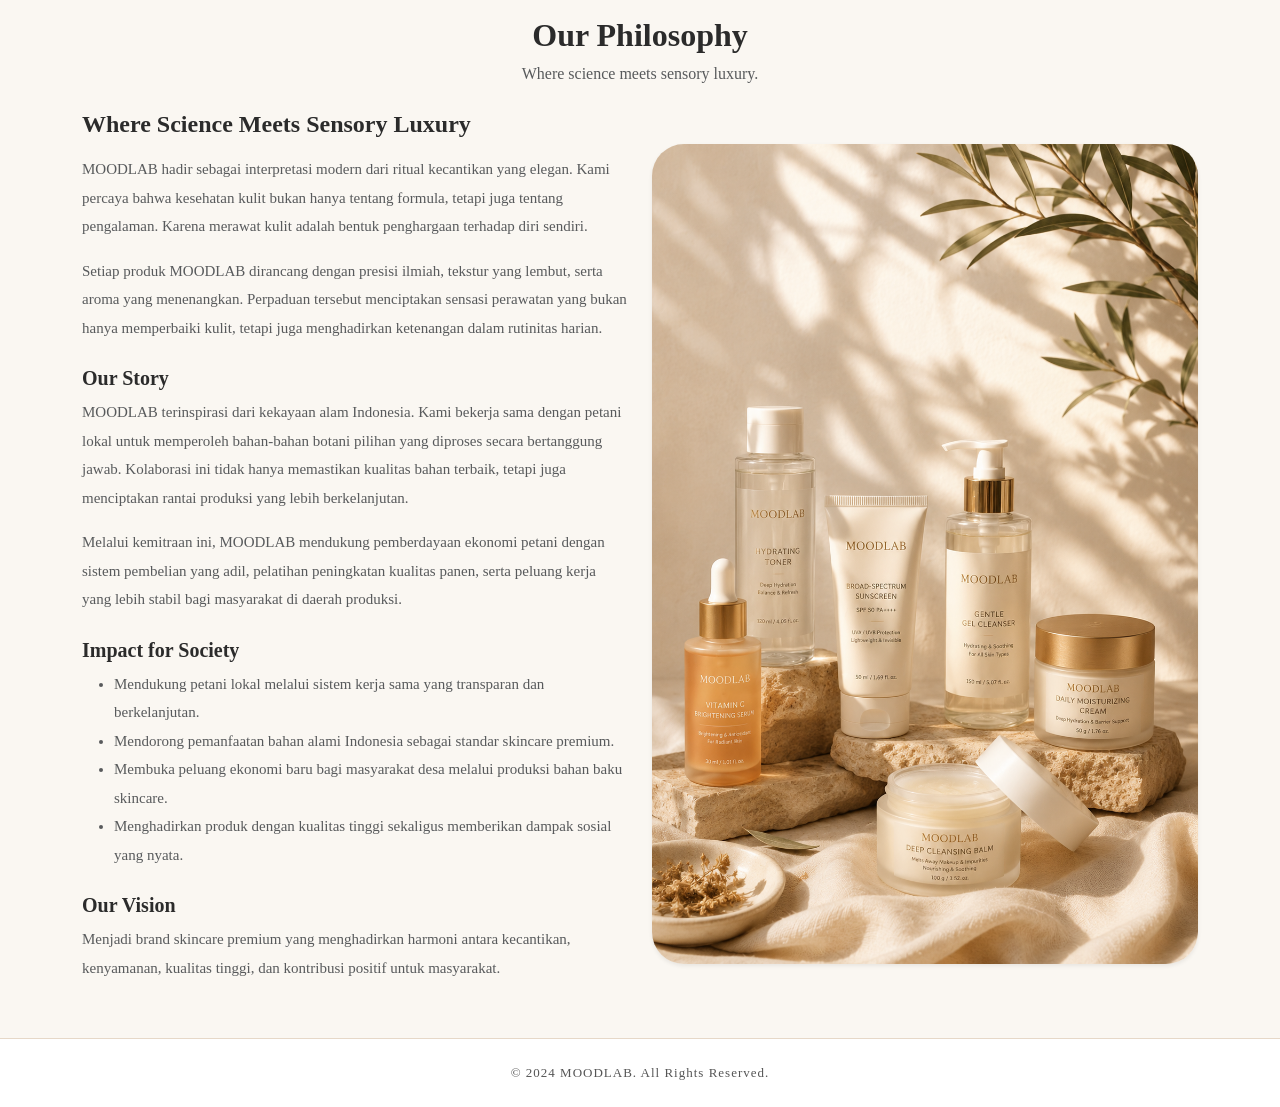
<file: about.html>
<!DOCTYPE html>
<html lang="id">
<head>
  <meta charset="UTF-8">
  <meta name="viewport" content="width=device-width, initial-scale=1.0">
  <title>MOODLAB - Our Philosophy</title>

  <link href="https://cdn.jsdelivr.net/npm/bootstrap@5.3.3/dist/css/bootstrap.min.css" rel="stylesheet">
  <link rel="stylesheet" href="style.css">
</head>

<body>

  <section class="container py-3">

    <!-- Title -->
    <div class="text-center mb-4">
      <h2 class="fw-bold mb-2">Our Philosophy</h2>
      <p class="text-muted mb-0">
        Where science meets sensory luxury.
      </p>
    </div>

    <div class="row align-items-center g-4">

      <!-- Text -->
      <div class="col-lg-6">
        <h4 class="fw-bold mb-3">Where Science Meets Sensory Luxury</h4>

        <p class="text-muted about-text">
          MOODLAB hadir sebagai interpretasi modern dari ritual kecantikan yang elegan.
          Kami percaya bahwa kesehatan kulit bukan hanya tentang formula, tetapi juga tentang pengalaman.
          Karena merawat kulit adalah bentuk penghargaan terhadap diri sendiri.
        </p>

        <p class="text-muted about-text">
          Setiap produk MOODLAB dirancang dengan presisi ilmiah, tekstur yang lembut, serta aroma yang menenangkan.
          Perpaduan tersebut menciptakan sensasi perawatan yang bukan hanya memperbaiki kulit, tetapi juga
          menghadirkan ketenangan dalam rutinitas harian.
        </p>

        <h5 class="fw-bold mt-4">Our Story</h5>
        <p class="text-muted about-text">
          MOODLAB terinspirasi dari kekayaan alam Indonesia. Kami bekerja sama dengan petani lokal untuk memperoleh
          bahan-bahan botani pilihan yang diproses secara bertanggung jawab. Kolaborasi ini tidak hanya memastikan
          kualitas bahan terbaik, tetapi juga menciptakan rantai produksi yang lebih berkelanjutan.
        </p>

        <p class="text-muted about-text">
          Melalui kemitraan ini, MOODLAB mendukung pemberdayaan ekonomi petani dengan sistem pembelian yang adil,
          pelatihan peningkatan kualitas panen, serta peluang kerja yang lebih stabil bagi masyarakat di daerah produksi.
        </p>

        <h5 class="fw-bold mt-4">Impact for Society</h5>
        <ul class="text-muted about-text">
          <li>Mendukung petani lokal melalui sistem kerja sama yang transparan dan berkelanjutan.</li>
          <li>Mendorong pemanfaatan bahan alami Indonesia sebagai standar skincare premium.</li>
          <li>Membuka peluang ekonomi baru bagi masyarakat desa melalui produksi bahan baku skincare.</li>
          <li>Menghadirkan produk dengan kualitas tinggi sekaligus memberikan dampak sosial yang nyata.</li>
        </ul>

        <h5 class="fw-bold mt-4">Our Vision</h5>
        <p class="text-muted about-text">
          Menjadi brand skincare premium yang menghadirkan harmoni antara kecantikan, kenyamanan, kualitas tinggi,
          dan kontribusi positif untuk masyarakat.
        </p>
      </div>

      <!-- Image -->
      <div class="col-lg-6 text-center">
        <img 
          src ="about.png"
          class="img-fluid rounded-5 shadow-sm about-img"
          alt="MOODLAB Story">
      </div>

    </div>
  </section>

  <footer class="footer-section text-center py-4 mt-4">
    <p class="mb-0">© 2024 MOODLAB. All Rights Reserved.</p>
  </footer>

</body>
</html>
</file>
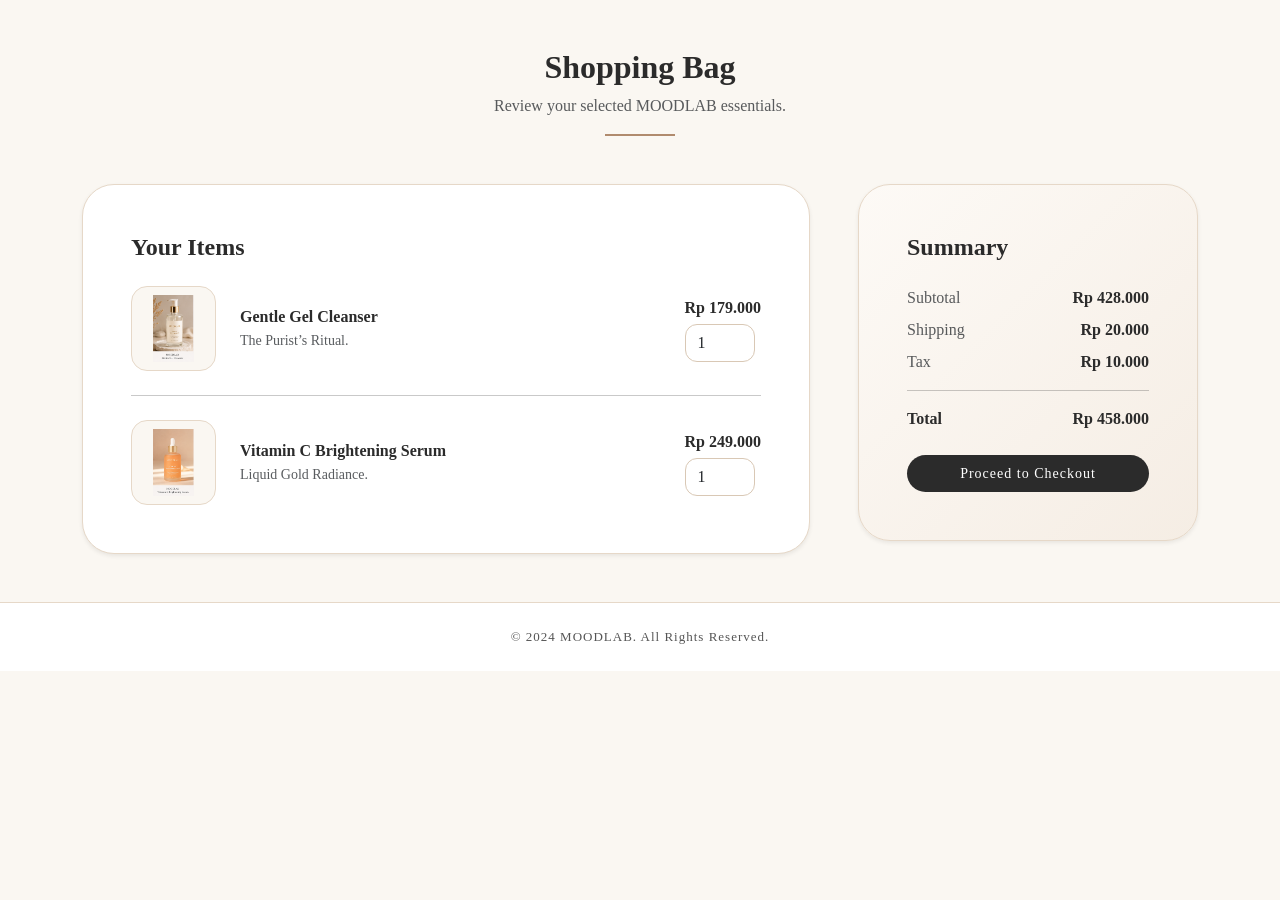
<file: bag.html>
<!DOCTYPE html>
<html lang="id">
<head>
  <meta charset="UTF-8">
  <meta name="viewport" content="width=device-width, initial-scale=1.0">
  <title>MOODLAB - Bag</title>

  <link href="https://cdn.jsdelivr.net/npm/bootstrap@5.3.3/dist/css/bootstrap.min.css" rel="stylesheet">
  <link rel="stylesheet" href="style.css">
</head>

<body>

  <section class="container my-5">
    <div class="text-center mb-5">
      <h2 class="fw-bold">Shopping Bag</h2>
      <p class="text-muted mb-0">
        Review your selected MOODLAB essentials.
      </p>
      <div class="about-line mx-auto mt-3"></div>
    </div>

    <div class="row g-5">

      <!-- Bag Items -->
      <div class="col-lg-8">
        <div class="checkout-box p-5 rounded-5 shadow-sm">

          <h4 class="fw-bold mb-4">Your Items</h4>

          <!-- Item 1 -->
          <div class="d-flex align-items-center gap-4 mb-4">
            <img src="moodlab_1.png" alt="Cleanser" class="bag-img">
            <div class="flex-grow-1">
              <h6 class="fw-bold mb-1">Gentle Gel Cleanser</h6>
              <p class="text-muted small mb-0">The Purist’s Ritual.</p>
            </div>
            <div class="text-end">
              <p class="fw-semibold mb-1">Rp 179.000</p>
              <input type="number" value="1" min="1" class="form-control bag-qty">
            </div>
          </div>

          <hr>

          <!-- Item 2 -->
          <div class="d-flex align-items-center gap-4 mt-4">
            <img src="moodlab_3.png" alt="Serum" class="bag-img">
            <div class="flex-grow-1">
              <h6 class="fw-bold mb-1">Vitamin C Brightening Serum</h6>
              <p class="text-muted small mb-0">Liquid Gold Radiance.</p>
            </div>
            <div class="text-end">
              <p class="fw-semibold mb-1">Rp 249.000</p>
              <input type="number" value="1" min="1" class="form-control bag-qty">
            </div>
          </div>

        </div>
      </div>

      <!-- Summary -->
      <div class="col-lg-4">
        <div class="checkout-summary p-5 rounded-5 shadow-sm">
          <h4 class="fw-bold mb-4">Summary</h4>

          <div class="d-flex justify-content-between mb-2">
            <span class="text-muted">Subtotal</span>
            <span class="fw-semibold">Rp 428.000</span>
          </div>

          <div class="d-flex justify-content-between mb-2">
            <span class="text-muted">Shipping</span>
            <span class="fw-semibold">Rp 20.000</span>
          </div>

          <div class="d-flex justify-content-between mb-3">
            <span class="text-muted">Tax</span>
            <span class="fw-semibold">Rp 10.000</span>
          </div>

          <hr>

          <div class="d-flex justify-content-between mb-4">
            <span class="fw-bold">Total</span>
            <span class="fw-bold">Rp 458.000</span>
          </div>

          <a href="checkout.html" target="contentFrame" class="btn btn-dark w-100 rounded-pill py-2">
            Proceed to Checkout
          </a>
        </div>
      </div>

    </div>
  </section>

  <footer class="footer-section text-center py-4 mt-5">
    <p class="mb-0">© 2024 MOODLAB. All Rights Reserved.</p>
  </footer>

</body>
</html>
</file>
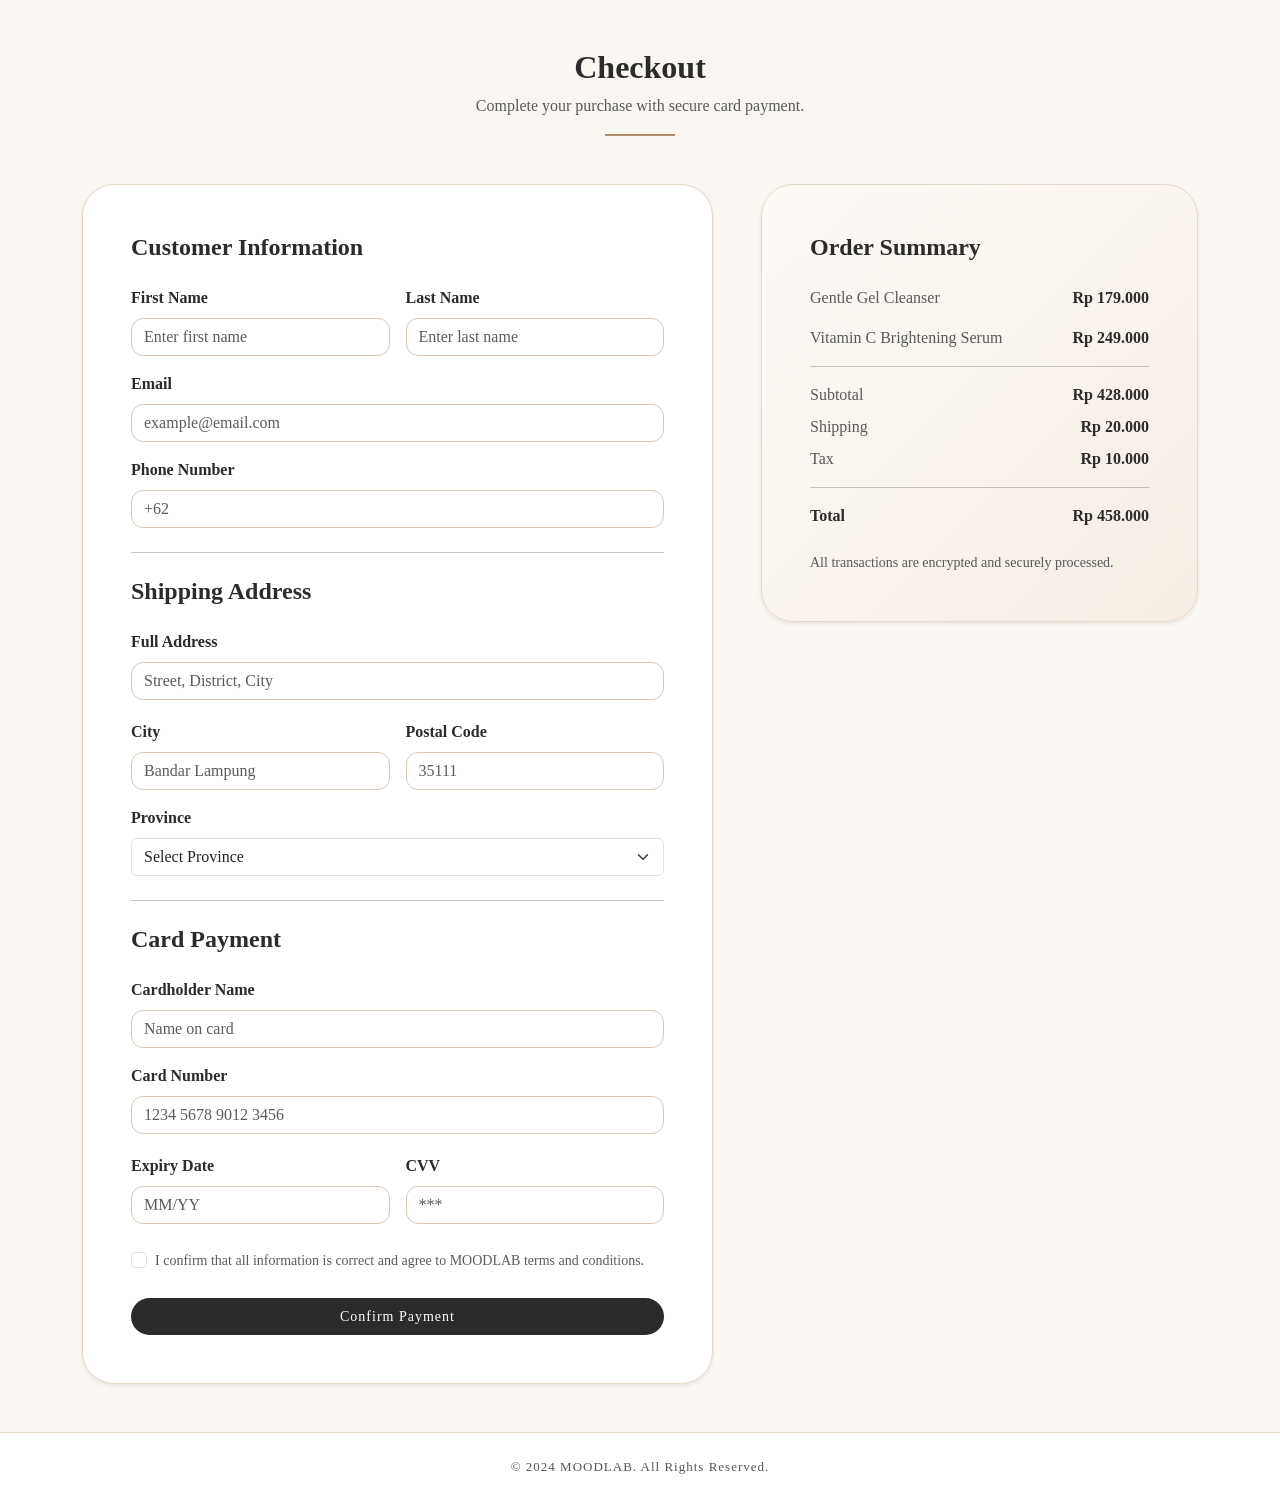
<file: checkout.html>
<!DOCTYPE html>
<html lang="id">
<head>
  <meta charset="UTF-8">
  <meta name="viewport" content="width=device-width, initial-scale=1.0">
  <title>MOODLAB - Checkout</title>

  <link href="https://cdn.jsdelivr.net/npm/bootstrap@5.3.3/dist/css/bootstrap.min.css" rel="stylesheet">
  <link rel="stylesheet" href="style.css">
</head>

<body>

  <section class="container my-5">
    <div class="text-center mb-5">
      <h2 class="fw-bold">Checkout</h2>
      <p class="text-muted mb-0">
        Complete your purchase with secure card payment.
      </p>
      <div class="about-line mx-auto mt-3"></div>
    </div>

    <div class="row g-5">

      <!-- LEFT: Customer Form -->
      <div class="col-lg-7">
        <div class="checkout-box p-5 rounded-5 shadow-sm">

          <h4 class="fw-bold mb-4">Customer Information</h4>

          <form>

            <div class="row g-3">
              <div class="col-md-6">
                <label class="form-label fw-semibold">First Name</label>
                <input type="text" class="form-control" placeholder="Enter first name" required>
              </div>

              <div class="col-md-6">
                <label class="form-label fw-semibold">Last Name</label>
                <input type="text" class="form-control" placeholder="Enter last name" required>
              </div>
            </div>

            <div class="mt-3">
              <label class="form-label fw-semibold">Email</label>
              <input type="email" class="form-control" placeholder="example@email.com" required>
            </div>

            <div class="mt-3">
              <label class="form-label fw-semibold">Phone Number</label>
              <input type="text" class="form-control" placeholder="+62" required>
            </div>

            <hr class="my-4">

            <h4 class="fw-bold mb-4">Shipping Address</h4>

            <div class="mt-3">
              <label class="form-label fw-semibold">Full Address</label>
              <input type="text" class="form-control" placeholder="Street, District, City" required>
            </div>

            <div class="row g-3 mt-1">
              <div class="col-md-6">
                <label class="form-label fw-semibold">City</label>
                <input type="text" class="form-control" placeholder="Bandar Lampung" required>
              </div>

              <div class="col-md-6">
                <label class="form-label fw-semibold">Postal Code</label>
                <input type="text" class="form-control" placeholder="35111" required>
              </div>
            </div>

            <div class="mt-3">
              <label class="form-label fw-semibold">Province</label>
              <select class="form-select" required>
                <option selected disabled>Select Province</option>
                <option>Lampung</option>
                <option>Jakarta</option>
                <option>Jawa Barat</option>
                <option>Jawa Tengah</option>
                <option>Jawa Timur</option>
                <option>Bali</option>
              </select>
            </div>

            <hr class="my-4">

            <h4 class="fw-bold mb-4">Card Payment</h4>

            <div class="mt-3">
              <label class="form-label fw-semibold">Cardholder Name</label>
              <input type="text" class="form-control" placeholder="Name on card" required>
            </div>

            <div class="mt-3">
              <label class="form-label fw-semibold">Card Number</label>
              <input type="text" class="form-control" placeholder="1234 5678 9012 3456" required>
            </div>

            <div class="row g-3 mt-1">
              <div class="col-md-6">
                <label class="form-label fw-semibold">Expiry Date</label>
                <input type="text" class="form-control" placeholder="MM/YY" required>
              </div>

              <div class="col-md-6">
                <label class="form-label fw-semibold">CVV</label>
                <input type="password" class="form-control" placeholder="***" required>
              </div>
            </div>

            <div class="form-check mt-4">
              <input class="form-check-input" type="checkbox" id="agreeCheck" required>
              <label class="form-check-label text-muted small" for="agreeCheck">
                I confirm that all information is correct and agree to MOODLAB terms and conditions.
              </label>
            </div>

            <button type="submit" class="btn btn-dark w-100 mt-4 rounded-pill py-2">
              Confirm Payment
            </button>

          </form>
        </div>
      </div>

      <!-- RIGHT: Order Summary -->
      <div class="col-lg-5">
        <div class="checkout-summary p-5 rounded-5 shadow-sm">

          <h4 class="fw-bold mb-4">Order Summary</h4>

          <div class="d-flex justify-content-between mb-3">
            <span class="text-muted">Gentle Gel Cleanser</span>
            <span class="fw-semibold">Rp 179.000</span>
          </div>

          <div class="d-flex justify-content-between mb-3">
            <span class="text-muted">Vitamin C Brightening Serum</span>
            <span class="fw-semibold">Rp 249.000</span>
          </div>

          <hr>

          <div class="d-flex justify-content-between mb-2">
            <span class="text-muted">Subtotal</span>
            <span class="fw-semibold">Rp 428.000</span>
          </div>

          <div class="d-flex justify-content-between mb-2">
            <span class="text-muted">Shipping</span>
            <span class="fw-semibold">Rp 20.000</span>
          </div>

          <div class="d-flex justify-content-between mb-3">
            <span class="text-muted">Tax</span>
            <span class="fw-semibold">Rp 10.000</span>
          </div>

          <hr>

          <div class="d-flex justify-content-between">
            <span class="fw-bold">Total</span>
            <span class="fw-bold">Rp 458.000</span>
          </div>

          <p class="text-muted small mt-4 mb-0">
            All transactions are encrypted and securely processed.
          </p>

        </div>
      </div>

    </div>
  </section>

  <footer class="footer-section text-center py-4 mt-5">
    <p class="mb-0">© 2024 MOODLAB. All Rights Reserved.</p>
  </footer>

  <script src="https://cdn.jsdelivr.net/npm/bootstrap@5.3.3/dist/js/bootstrap.bundle.min.js"></script>

</body>
</html>
</file>
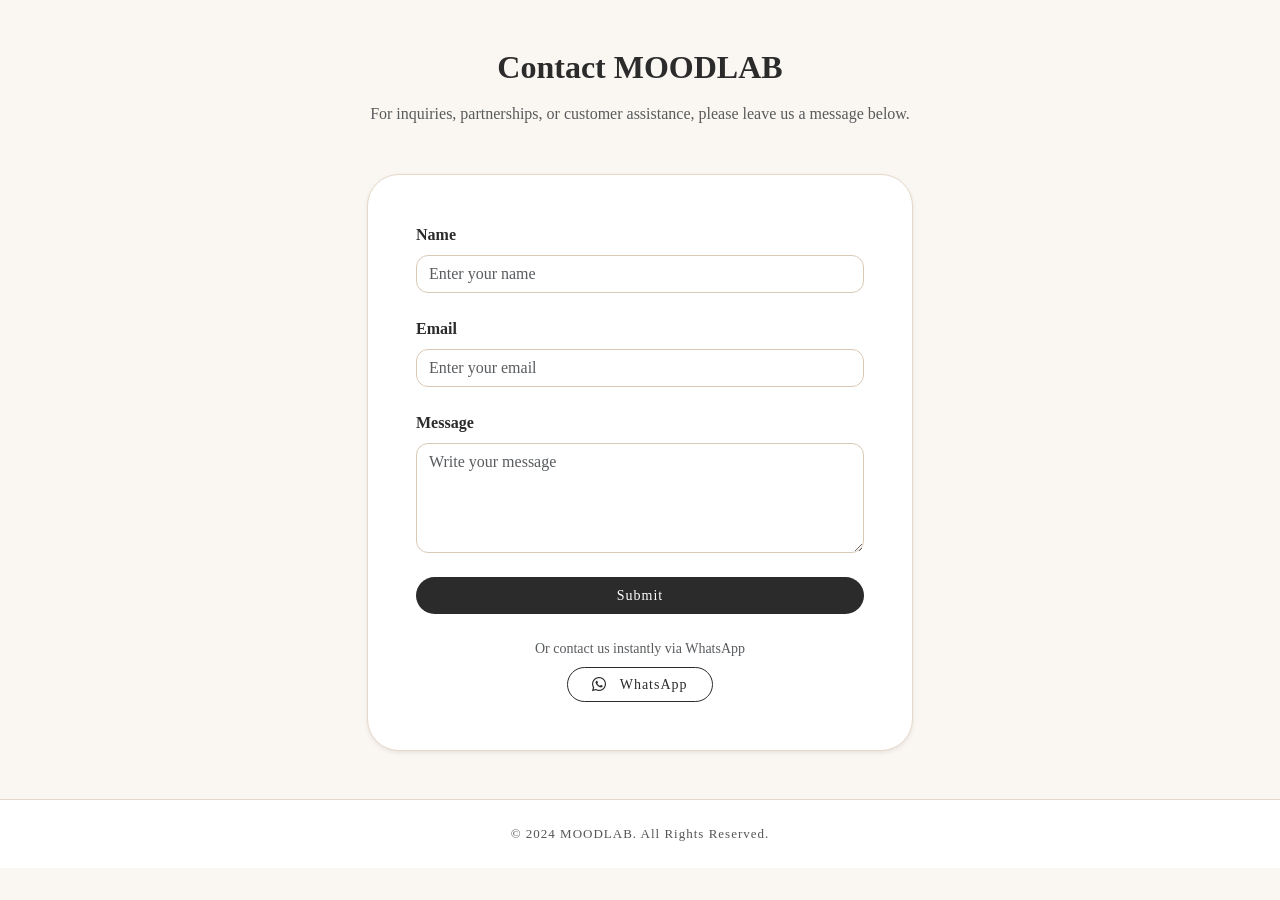
<file: contact.html>
<!DOCTYPE html>
<html lang="id">
<head>
  <meta charset="UTF-8">
  <meta name="viewport" content="width=device-width, initial-scale=1.0">
  <title>MOODLAB - Contact</title>

<link href="https://cdn.jsdelivr.net/npm/bootstrap@5.3.3/dist/css/bootstrap.min.css" rel="stylesheet">
<link rel="stylesheet" href="https://cdn.jsdelivr.net/npm/bootstrap-icons@1.11.3/font/bootstrap-icons.min.css">
<link rel="stylesheet" href="style.css">
</head>

<body>

  <section class="container my-5">
    <h2 class="fw-bold text-center mb-3">Contact MOODLAB</h2>
    <p class="text-muted text-center mb-5">
      For inquiries, partnerships, or customer assistance, please leave us a message below.
    </p>

    <div class="row justify-content-center">
      <div class="col-lg-6">
        <form class="p-5 shadow-sm rounded-5 bg-white contact-form">

          <div class="mb-4">
            <label class="form-label fw-semibold">Name</label>
            <input type="text" class="form-control" placeholder="Enter your name">
          </div>

          <div class="mb-4">
            <label class="form-label fw-semibold">Email</label>
            <input type="email" class="form-control" placeholder="Enter your email">
          </div>

          <div class="mb-4">
            <label class="form-label fw-semibold">Message</label>
            <textarea class="form-control" rows="4" placeholder="Write your message"></textarea>
          </div>

          <button type="submit" class="btn btn-dark w-100 rounded-pill py-2">
            Submit
          </button>

          <div class="text-center mt-4">
            <p class="text-muted small mb-2">Or contact us instantly via WhatsApp</p>

            <!-- WhatsApp Button -->
            <button type="button" class="btn btn-outline-dark rounded-pill px-4" data-bs-toggle="modal" data-bs-target="#waModal">
            <i class="bi bi-whatsapp me-2"></i> WhatsApp
            </button>
          </div>

        </form>
      </div>
    </div>
  </section>

  <!-- WhatsApp Modal -->
  <div class="modal fade" id="waModal" tabindex="-1" aria-labelledby="waModalLabel" aria-hidden="true">
    <div class="modal-dialog modal-dialog-centered">
      <div class="modal-content rounded-5">

        <div class="modal-header border-0 px-4 pt-4">
          <h5 class="modal-title fw-bold" id="waModalLabel">WhatsApp Message</h5>
          <button type="button" class="btn-close" data-bs-dismiss="modal"></button>
        </div>

        <div class="modal-body px-4 pb-4">
          <p class="text-muted small">
            Send us a message directly via WhatsApp for faster assistance.
          </p>

          <div class="mb-3">
            <label class="form-label fw-semibold">Your Name</label>
            <input type="text" class="form-control" placeholder="Enter your name">
          </div>

          <div class="mb-3">
            <label class="form-label fw-semibold">Message</label>
            <textarea class="form-control" rows="3" placeholder="Write your message"></textarea>
          </div>

          <!-- WA Direct Link -->
          <a href="https://wa.me/625371024195" target="_blank" class="btn btn-dark w-100 rounded-pill py-2">
            Continue to WhatsApp
          </a>

        </div>

      </div>
    </div>
  </div>

  <footer class="footer-section text-center py-4 mt-5">
    <p class="mb-0">© 2024 MOODLAB. All Rights Reserved.</p>
  </footer>

  <!-- Bootstrap JS -->
  <script src="https://cdn.jsdelivr.net/npm/bootstrap@5.3.3/dist/js/bootstrap.bundle.min.js"></script>

</body>
</html>
</file>
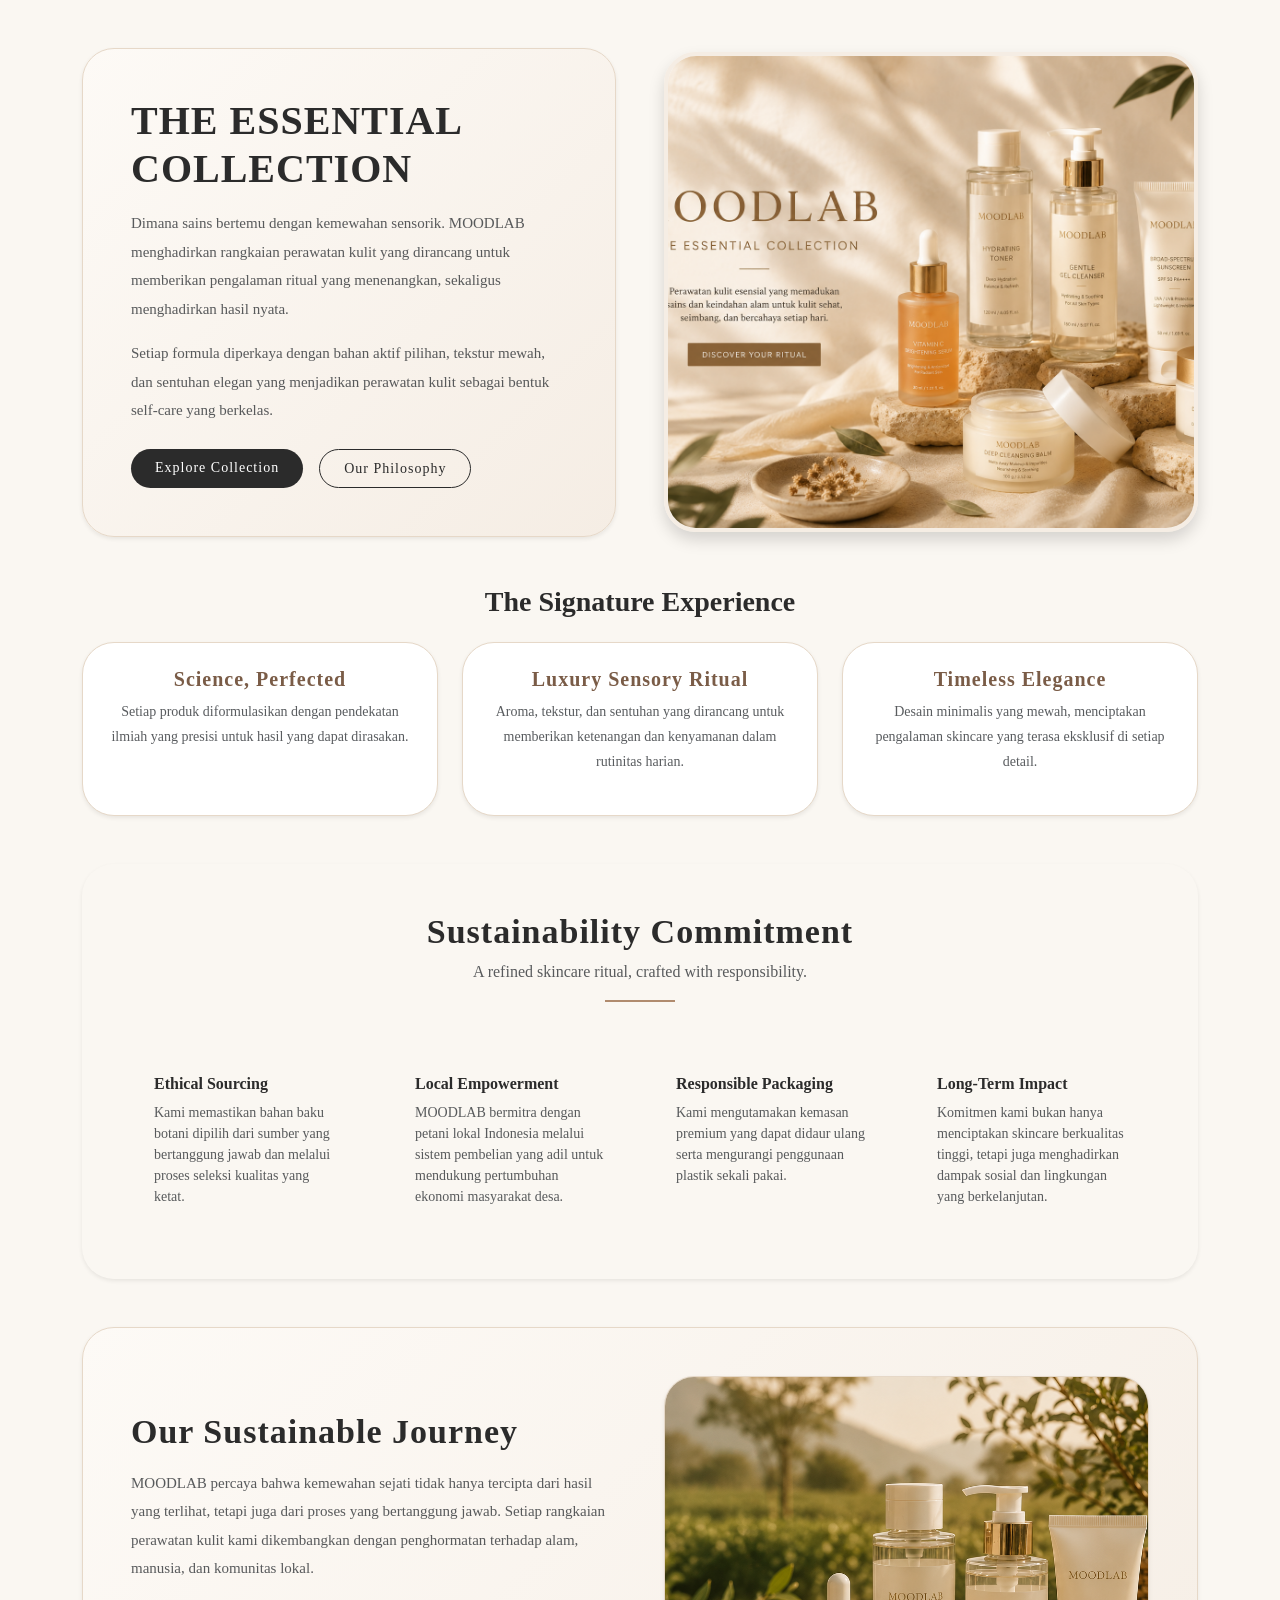
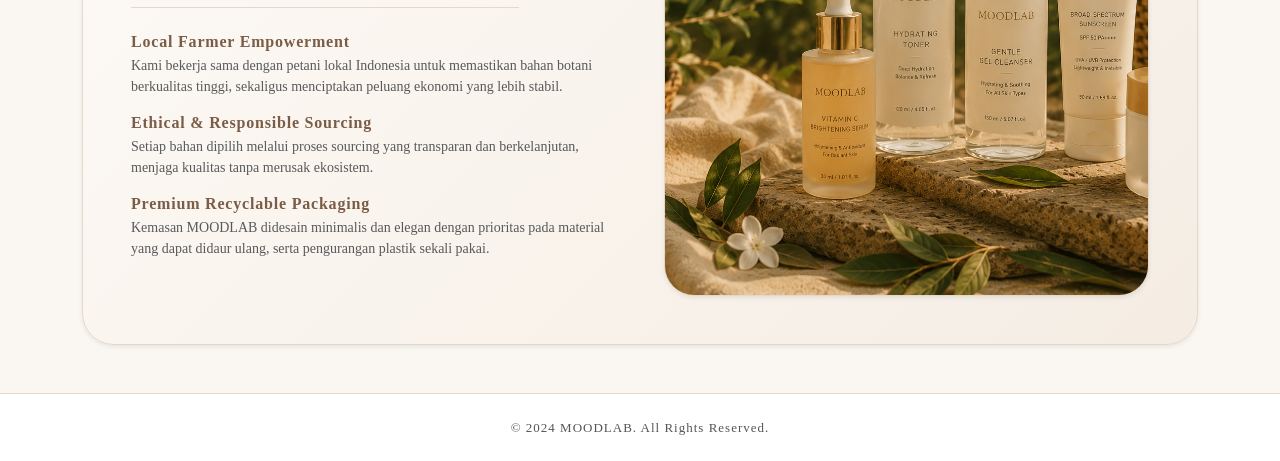
<file: home.html>
<!DOCTYPE html>
<html lang="id">
<head>
  <meta charset="UTF-8">
  <meta name="viewport" content="width=device-width, initial-scale=1.0">
  <title>MOODLAB - Home</title>

  <link href="https://cdn.jsdelivr.net/npm/bootstrap@5.3.3/dist/css/bootstrap.min.css" rel="stylesheet">
  <link rel="stylesheet" href="style.css">
</head>

<body>

  <!-- HERO -->
  <section class="container my-5">
    <div class="row align-items-center g-5">

      <div class="col-lg-6">
        <div class="hero-box p-5 rounded-5 shadow-sm">
          <h1 class="fw-bold hero-title">THE ESSENTIAL COLLECTION</h1>

          <p class="text-muted mt-3 hero-desc">
            Dimana sains bertemu dengan kemewahan sensorik.
            MOODLAB menghadirkan rangkaian perawatan kulit yang dirancang untuk
            memberikan pengalaman ritual yang menenangkan, sekaligus menghadirkan hasil nyata.
          </p>

          <p class="text-muted hero-desc">
            Setiap formula diperkaya dengan bahan aktif pilihan, tekstur mewah, dan sentuhan elegan
            yang menjadikan perawatan kulit sebagai bentuk self-care yang berkelas.
          </p>

          <div class="d-flex gap-3 mt-4 flex-wrap">
            <a href="products.html" target="_self" class="btn btn-dark px-4 py-2 rounded-pill">
              Explore Collection
            </a>

            <a href="about.html" target="_self" class="btn btn-outline-dark px-4 py-2 rounded-pill">
              Our Philosophy
            </a>
          </div>
        </div>
      </div>

      <div class="col-lg-6 text-center">
        <img 
          src="homepage.png"
          class="img-fluid rounded-5 shadow hero-img"
          alt="MOODLAB Skincare Collection">
      </div>

    </div>
  </section>

  <!-- SIGNATURE EXPERIENCE -->
  <section class="container my-5">
    <h3 class="fw-bold text-center mb-4">The Signature Experience</h3>

    <div class="row g-4 text-center">
      <div class="col-md-4">
        <div class="feature-box p-4 rounded-5 shadow-sm h-100">
          <h5 class="fw-bold">Science, Perfected</h5>
          <p class="text-muted small">
            Setiap produk diformulasikan dengan pendekatan ilmiah yang presisi untuk hasil yang dapat dirasakan.
          </p>
        </div>
      </div>

      <div class="col-md-4">
        <div class="feature-box p-4 rounded-5 shadow-sm h-100">
          <h5 class="fw-bold">Luxury Sensory Ritual</h5>
          <p class="text-muted small">
            Aroma, tekstur, dan sentuhan yang dirancang untuk memberikan ketenangan dan kenyamanan dalam rutinitas harian.
          </p>
        </div>
      </div>

      <div class="col-md-4">
        <div class="feature-box p-4 rounded-5 shadow-sm h-100">
          <h5 class="fw-bold">Timeless Elegance</h5>
          <p class="text-muted small">
            Desain minimalis yang mewah, menciptakan pengalaman skincare yang terasa eksklusif di setiap detail.
          </p>
        </div>
      </div>
    </div>
  </section>

  <!-- SUSTAINABILITY BOX -->
  <section class="container my-5">
    <div class="sustain-box p-5 rounded-5 shadow-sm">

      <div class="text-center mb-4">
        <h3 class="fw-bold sustain-title">Sustainability Commitment</h3>
        <p class="text-muted sustain-subtitle mb-0">
          A refined skincare ritual, crafted with responsibility.
        </p>
        <div class="about-line mx-auto mt-3"></div>
      </div>

      <div class="row g-4 mt-2">
        <div class="col-md-6 col-lg-3">
          <div class="sustain-card p-4 rounded-4 h-100">
            <h6 class="fw-bold sustain-heading">Ethical Sourcing</h6>
            <p class="text-muted small mb-0">
              Kami memastikan bahan baku botani dipilih dari sumber yang bertanggung jawab dan melalui proses seleksi kualitas yang ketat.
            </p>
          </div>
        </div>

        <div class="col-md-6 col-lg-3">
          <div class="sustain-card p-4 rounded-4 h-100">
            <h6 class="fw-bold sustain-heading">Local Empowerment</h6>
            <p class="text-muted small mb-0">
              MOODLAB bermitra dengan petani lokal Indonesia melalui sistem pembelian yang adil untuk mendukung pertumbuhan ekonomi masyarakat desa.
            </p>
          </div>
        </div>

        <div class="col-md-6 col-lg-3">
          <div class="sustain-card p-4 rounded-4 h-100">
            <h6 class="fw-bold sustain-heading">Responsible Packaging</h6>
            <p class="text-muted small mb-0">
              Kami mengutamakan kemasan premium yang dapat didaur ulang serta mengurangi penggunaan plastik sekali pakai.
            </p>
          </div>
        </div>

        <div class="col-md-6 col-lg-3">
          <div class="sustain-card p-4 rounded-4 h-100">
            <h6 class="fw-bold sustain-heading">Long-Term Impact</h6>
            <p class="text-muted small mb-0">
              Komitmen kami bukan hanya menciptakan skincare berkualitas tinggi, tetapi juga menghadirkan dampak sosial dan lingkungan yang berkelanjutan.
            </p>
          </div>
        </div>
      </div>

    </div>
  </section>

  <!-- SUSTAINABILITY EXCLUSIVE -->
  <section class="container my-5">
    <div class="sustain-exclusive p-5 rounded-5 shadow-sm">

      <div class="row align-items-center g-5">

        <!-- Left Text -->
        <div class="col-lg-6">
          <h3 class="fw-bold sustain-title mb-3">Our Sustainable Journey</h3>

          <p class="text-muted sustain-desc">
            MOODLAB percaya bahwa kemewahan sejati tidak hanya tercipta dari hasil yang terlihat,
            tetapi juga dari proses yang bertanggung jawab. Setiap rangkaian perawatan kulit kami
            dikembangkan dengan penghormatan terhadap alam, manusia, dan komunitas lokal.
          </p>

          <div class="sustain-divider my-4"></div>

          <div class="sustain-point">
            <h6 class="fw-bold mb-1">Local Farmer Empowerment</h6>
            <p class="text-muted small mb-3">
              Kami bekerja sama dengan petani lokal Indonesia untuk memastikan bahan botani berkualitas tinggi,
              sekaligus menciptakan peluang ekonomi yang lebih stabil.
            </p>
          </div>

          <div class="sustain-point">
            <h6 class="fw-bold mb-1">Ethical & Responsible Sourcing</h6>
            <p class="text-muted small mb-3">
              Setiap bahan dipilih melalui proses sourcing yang transparan dan berkelanjutan,
              menjaga kualitas tanpa merusak ekosistem.
            </p>
          </div>

          <div class="sustain-point">
            <h6 class="fw-bold mb-1">Premium Recyclable Packaging</h6>
            <p class="text-muted small mb-0">
              Kemasan MOODLAB didesain minimalis dan elegan dengan prioritas pada material yang dapat didaur ulang,
              serta pengurangan plastik sekali pakai.
            </p>
          </div>
        </div>

        <!-- Right Image -->
        <div class="col-lg-6 text-center">
          <div class="sustain-img-box">
            <img 
              src="sustaiin.png"
              class="img-fluid sustain-img shadow-sm"
              alt="MOODLAB Sustainability">
          </div>
        </div>

      </div>
    </div>
  </section>

  <!-- FOOTER -->
  <footer class="footer-section text-center py-4 mt-5">
    <p class="mb-0">© 2024 MOODLAB. All Rights Reserved.</p>
  </footer>

</body>
</html>
</file>
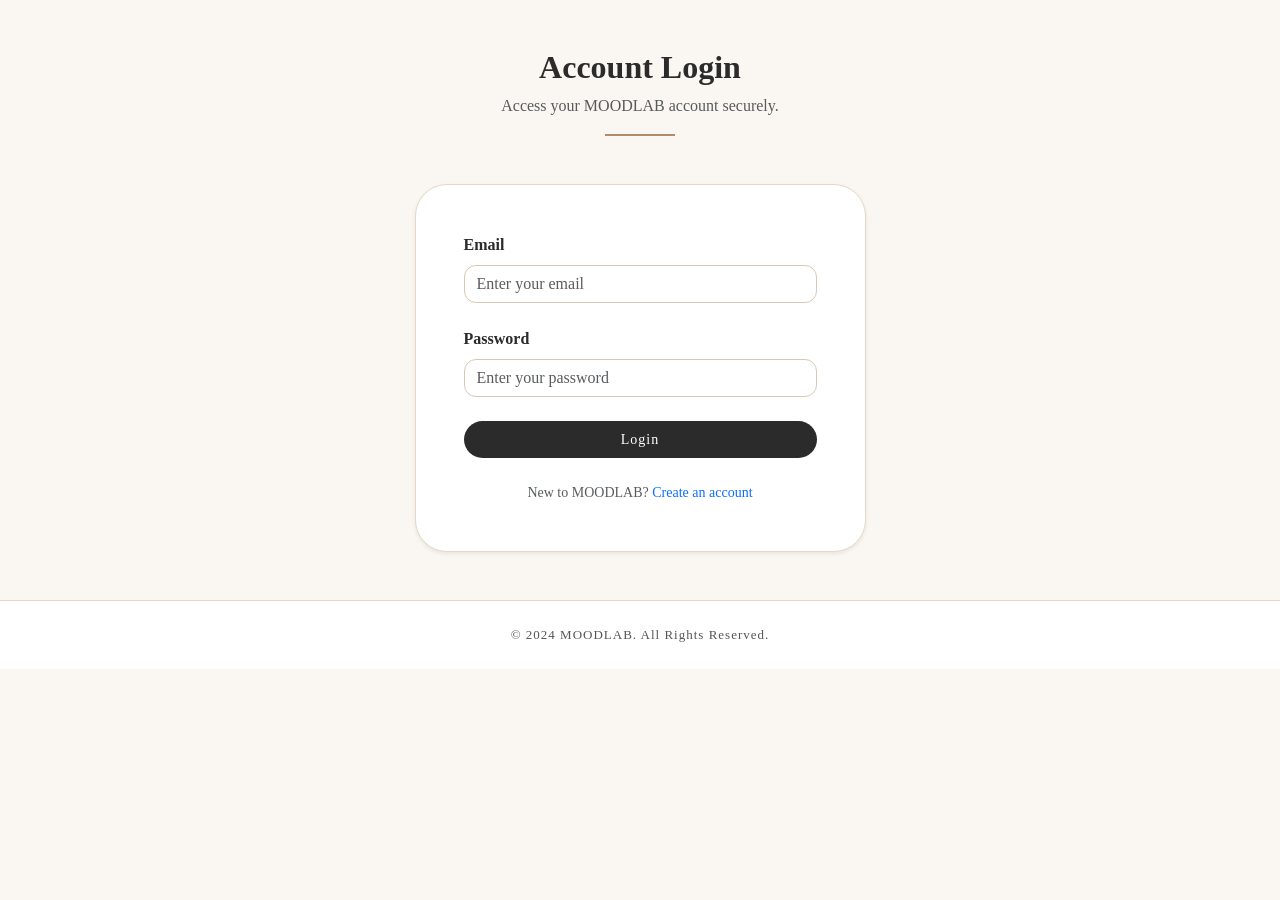
<file: login.html>
<!DOCTYPE html>
<html lang="id">
<head>
  <meta charset="UTF-8">
  <meta name="viewport" content="width=device-width, initial-scale=1.0">
  <title>MOODLAB - Login</title>

  <link href="https://cdn.jsdelivr.net/npm/bootstrap@5.3.3/dist/css/bootstrap.min.css" rel="stylesheet">
  <link rel="stylesheet" href="style.css">
</head>

<body>

  <section class="container my-5">
    <div class="text-center mb-5">
      <h2 class="fw-bold">Account Login</h2>
      <p class="text-muted mb-0">
        Access your MOODLAB account securely.
      </p>
      <div class="about-line mx-auto mt-3"></div>
    </div>

    <div class="row justify-content-center">
      <div class="col-lg-5">
        <div class="checkout-box p-5 rounded-5 shadow-sm">

          <form>
            <div class="mb-4">
              <label class="form-label fw-semibold">Email</label>
              <input type="email" class="form-control" placeholder="Enter your email" required>
            </div>

            <div class="mb-4">
              <label class="form-label fw-semibold">Password</label>
              <input type="password" class="form-control" placeholder="Enter your password" required>
            </div>

            <!-- LOGIN BUTTON (redirect to profile.html) -->
            <a href="profile.html" target="contentFrame" class="btn btn-dark w-100 rounded-pill py-2">
              Login
            </a>

            <p class="text-muted small mt-4 text-center mb-0">
              New to MOODLAB?
              <a href="register.html" target="contentFrame" class="text-decoration-none">
                Create an account
              </a>
            </p>
          </form>

        </div>
      </div>
    </div>
  </section>

  <footer class="footer-section text-center py-4 mt-5">
    <p class="mb-0">© 2024 MOODLAB. All Rights Reserved.</p>
  </footer>

</body>
</html>
</file>
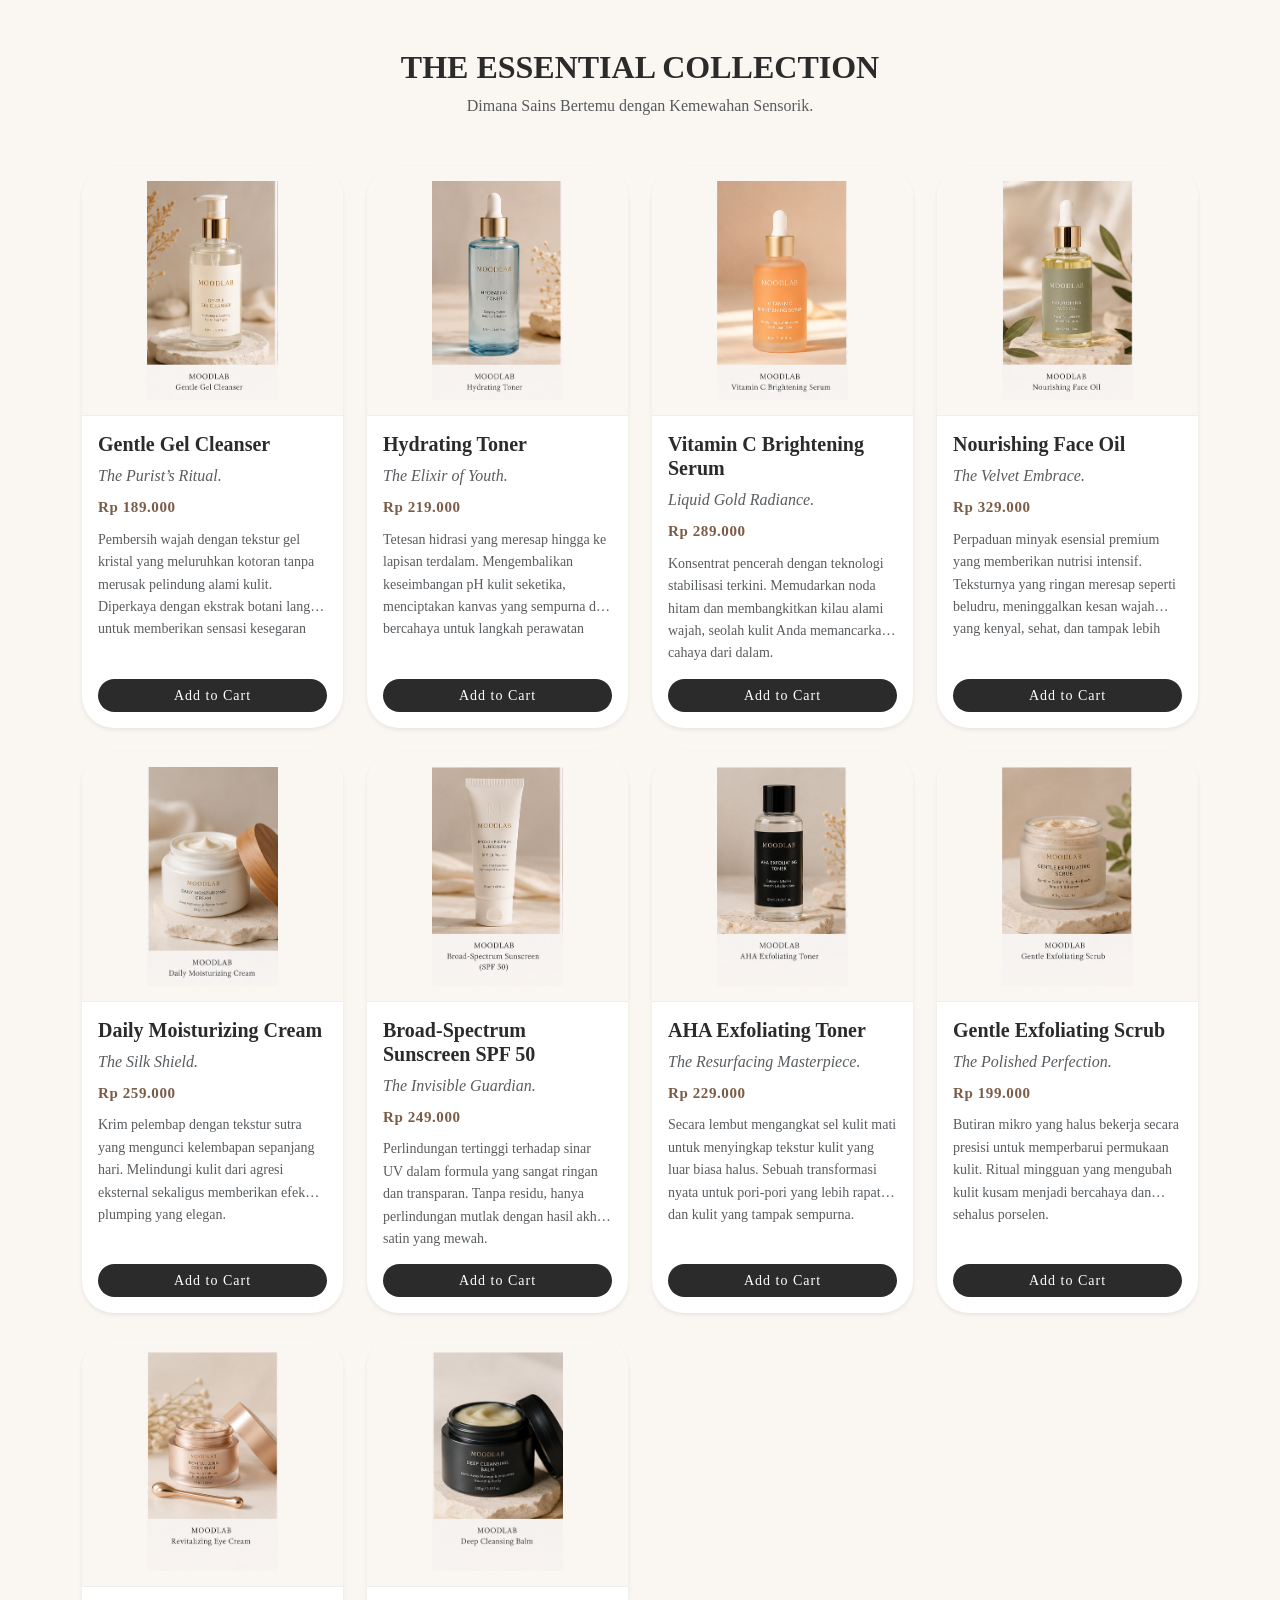
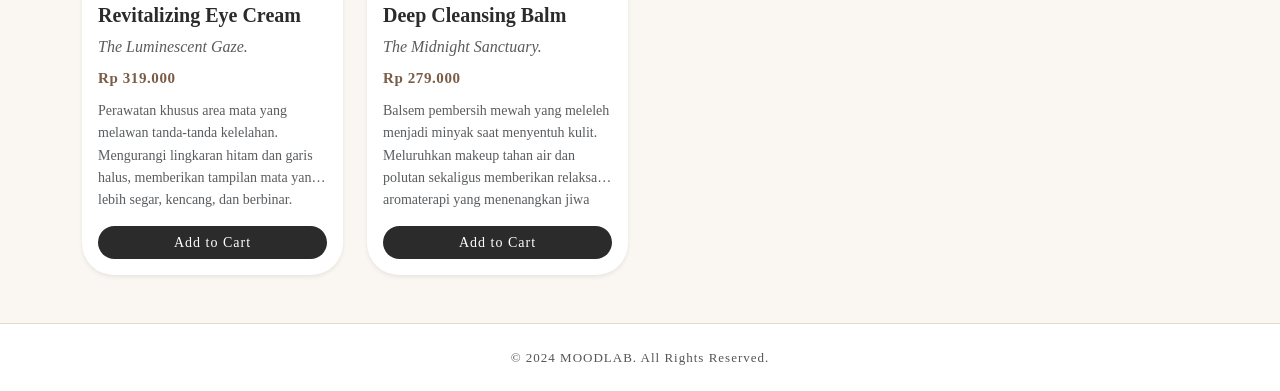
<file: products.html>
<!DOCTYPE html>
<html lang="id">
<head>
  <meta charset="UTF-8">
  <meta name="viewport" content="width=device-width, initial-scale=1.0">
  <title>MOODLAB - Products</title>

  <link href="https://cdn.jsdelivr.net/npm/bootstrap@5.3.3/dist/css/bootstrap.min.css" rel="stylesheet">
  <link rel="stylesheet" href="style.css">
</head>

<body>

  <section class="container my-5">
    <h2 class="fw-bold text-center mb-2">THE ESSENTIAL COLLECTION</h2>
    <p class="text-muted text-center mb-5">
      Dimana Sains Bertemu dengan Kemewahan Sensorik.
    </p>

    <div class="row g-4">

      <!-- Product 1 -->
      <div class="col-md-6 col-lg-3">
        <div class="card product-card h-100 border-0 shadow-sm rounded-5 d-flex flex-column">
          <img src="moodlab_1.png" class="card-img-top rounded-top-5 product-img" alt="Gentle Gel Cleanser">

          <div class="card-body d-flex flex-column">
            <h5 class="fw-bold">Gentle Gel Cleanser</h5>
            <p class="text-muted fst-italic product-subtitle">The Purist’s Ritual.</p>
            <p class="product-price">Rp 189.000</p>

            <p class="text-muted small product-desc">
              Pembersih wajah dengan tekstur gel kristal yang meluruhkan kotoran tanpa merusak pelindung alami kulit.
              Diperkaya dengan ekstrak botani langka untuk memberikan sensasi kesegaran yang murni dan tenang.
            </p>

            <a href="bag.html" target="contentFrame" class="btn btn-dark w-100 rounded-pill mt-auto">
              Add to Cart
            </a>
          </div>
        </div>
      </div>

      <!-- Product 2 -->
      <div class="col-md-6 col-lg-3">
        <div class="card product-card h-100 border-0 shadow-sm rounded-5 d-flex flex-column">
          <img src="moodlab_2.png" class="card-img-top rounded-top-5 product-img" alt="Hydrating Toner">

          <div class="card-body d-flex flex-column">
            <h5 class="fw-bold">Hydrating Toner</h5>
            <p class="text-muted fst-italic product-subtitle">The Elixir of Youth.</p>
            <p class="product-price">Rp 219.000</p>

            <p class="text-muted small product-desc">
              Tetesan hidrasi yang meresap hingga ke lapisan terdalam. Mengembalikan keseimbangan pH kulit seketika,
              menciptakan kanvas yang sempurna dan bercahaya untuk langkah perawatan selanjutnya.
            </p>

            <a href="bag.html" target="contentFrame" class="btn btn-dark w-100 rounded-pill mt-auto">
              Add to Cart
            </a>
          </div>
        </div>
      </div>

      <!-- Product 3 -->
      <div class="col-md-6 col-lg-3">
        <div class="card product-card h-100 border-0 shadow-sm rounded-5 d-flex flex-column">
          <img src="moodlab_3.png" class="card-img-top rounded-top-5 product-img" alt="Vitamin C Brightening Serum">

          <div class="card-body d-flex flex-column">
            <h5 class="fw-bold">Vitamin C Brightening Serum</h5>
            <p class="text-muted fst-italic product-subtitle">Liquid Gold Radiance.</p>
            <p class="product-price">Rp 289.000</p>

            <p class="text-muted small product-desc">
              Konsentrat pencerah dengan teknologi stabilisasi terkini. Memudarkan noda hitam dan membangkitkan
              kilau alami wajah, seolah kulit Anda memancarkan cahaya dari dalam.
            </p>

            <a href="bag.html" target="contentFrame" class="btn btn-dark w-100 rounded-pill mt-auto">
              Add to Cart
            </a>
          </div>
        </div>
      </div>

      <!-- Product 4 -->
      <div class="col-md-6 col-lg-3">
        <div class="card product-card h-100 border-0 shadow-sm rounded-5 d-flex flex-column">
          <img src="moodlab_4.png" class="card-img-top rounded-top-5 product-img" alt="Nourishing Face Oil">

          <div class="card-body d-flex flex-column">
            <h5 class="fw-bold">Nourishing Face Oil</h5>
            <p class="text-muted fst-italic product-subtitle">The Velvet Embrace.</p>
            <p class="product-price">Rp 329.000</p>

            <p class="text-muted small product-desc">
              Perpaduan minyak esensial premium yang memberikan nutrisi intensif. Teksturnya yang ringan meresap
              seperti beludru, meninggalkan kesan wajah yang kenyal, sehat, dan tampak lebih muda.
            </p>

            <a href="bag.html" target="contentFrame" class="btn btn-dark w-100 rounded-pill mt-auto">
              Add to Cart
            </a>
          </div>
        </div>
      </div>

      <!-- Product 5 -->
      <div class="col-md-6 col-lg-3">
        <div class="card product-card h-100 border-0 shadow-sm rounded-5 d-flex flex-column">
          <img src="moodlab_5.png" class="card-img-top rounded-top-5 product-img" alt="Daily Moisturizing Cream">

          <div class="card-body d-flex flex-column">
            <h5 class="fw-bold">Daily Moisturizing Cream</h5>
            <p class="text-muted fst-italic product-subtitle">The Silk Shield.</p>
            <p class="product-price">Rp 259.000</p>

            <p class="text-muted small product-desc">
              Krim pelembap dengan tekstur sutra yang mengunci kelembapan sepanjang hari.
              Melindungi kulit dari agresi eksternal sekaligus memberikan efek plumping yang elegan.
            </p>

            <a href="bag.html" target="contentFrame" class="btn btn-dark w-100 rounded-pill mt-auto">
              Add to Cart
            </a>
          </div>
        </div>
      </div>

      <!-- Product 6 -->
      <div class="col-md-6 col-lg-3">
        <div class="card product-card h-100 border-0 shadow-sm rounded-5 d-flex flex-column">
          <img src="moodlab_6.png" class="card-img-top rounded-top-5 product-img" alt="Broad-Spectrum Sunscreen SPF 50">

          <div class="card-body d-flex flex-column">
            <h5 class="fw-bold">Broad-Spectrum Sunscreen SPF 50</h5>
            <p class="text-muted fst-italic product-subtitle">The Invisible Guardian.</p>
            <p class="product-price">Rp 249.000</p>

            <p class="text-muted small product-desc">
              Perlindungan tertinggi terhadap sinar UV dalam formula yang sangat ringan dan transparan.
              Tanpa residu, hanya perlindungan mutlak dengan hasil akhir satin yang mewah.
            </p>

            <a href="bag.html" target="contentFrame" class="btn btn-dark w-100 rounded-pill mt-auto">
              Add to Cart
            </a>
          </div>
        </div>
      </div>

      <!-- Product 7 -->
      <div class="col-md-6 col-lg-3">
        <div class="card product-card h-100 border-0 shadow-sm rounded-5 d-flex flex-column">
          <img src="moodlab_7.png" class="card-img-top rounded-top-5 product-img" alt="AHA Exfoliating Toner">

          <div class="card-body d-flex flex-column">
            <h5 class="fw-bold">AHA Exfoliating Toner</h5>
            <p class="text-muted fst-italic product-subtitle">The Resurfacing Masterpiece.</p>
            <p class="product-price">Rp 229.000</p>

            <p class="text-muted small product-desc">
              Secara lembut mengangkat sel kulit mati untuk menyingkap tekstur kulit yang luar biasa halus.
              Sebuah transformasi nyata untuk pori-pori yang lebih rapat dan kulit yang tampak sempurna.
            </p>

            <a href="bag.html" target="contentFrame" class="btn btn-dark w-100 rounded-pill mt-auto">
              Add to Cart
            </a>
          </div>
        </div>
      </div>

      <!-- Product 8 -->
      <div class="col-md-6 col-lg-3">
        <div class="card product-card h-100 border-0 shadow-sm rounded-5 d-flex flex-column">
          <img src="moodlab_8.png" class="card-img-top rounded-top-5 product-img" alt="Gentle Exfoliating Scrub">

          <div class="card-body d-flex flex-column">
            <h5 class="fw-bold">Gentle Exfoliating Scrub</h5>
            <p class="text-muted fst-italic product-subtitle">The Polished Perfection.</p>
            <p class="product-price">Rp 199.000</p>

            <p class="text-muted small product-desc">
              Butiran mikro yang halus bekerja secara presisi untuk memperbarui permukaan kulit.
              Ritual mingguan yang mengubah kulit kusam menjadi bercahaya dan sehalus porselen.
            </p>

            <a href="bag.html" target="contentFrame" class="btn btn-dark w-100 rounded-pill mt-auto">
              Add to Cart
            </a>
          </div>
        </div>
      </div>

      <!-- Product 9 -->
      <div class="col-md-6 col-lg-3">
        <div class="card product-card h-100 border-0 shadow-sm rounded-5 d-flex flex-column">
          <img src="moodlab_9.png" class="card-img-top rounded-top-5 product-img" alt="Revitalizing Eye Cream">

          <div class="card-body d-flex flex-column">
            <h5 class="fw-bold">Revitalizing Eye Cream</h5>
            <p class="text-muted fst-italic product-subtitle">The Luminescent Gaze.</p>
            <p class="product-price">Rp 319.000</p>

            <p class="text-muted small product-desc">
              Perawatan khusus area mata yang melawan tanda-tanda kelelahan. Mengurangi lingkaran hitam dan garis halus,
              memberikan tampilan mata yang lebih segar, kencang, dan berbinar.
            </p>

            <a href="bag.html" target="contentFrame" class="btn btn-dark w-100 rounded-pill mt-auto">
              Add to Cart
            </a>
          </div>
        </div>
      </div>

      <!-- Product 10 -->
      <div class="col-md-6 col-lg-3">
        <div class="card product-card h-100 border-0 shadow-sm rounded-5 d-flex flex-column">
          <img src="moodlab_10.png" class="card-img-top rounded-top-5 product-img" alt="Deep Cleansing Balm">

          <div class="card-body d-flex flex-column">
            <h5 class="fw-bold">Deep Cleansing Balm</h5>
            <p class="text-muted fst-italic product-subtitle">The Midnight Sanctuary.</p>
            <p class="product-price">Rp 279.000</p>

            <p class="text-muted small product-desc">
              Balsem pembersih mewah yang meleleh menjadi minyak saat menyentuh kulit.
              Meluruhkan makeup tahan air dan polutan sekaligus memberikan relaksasi aromaterapi yang menenangkan jiwa sebelum beristirahat.
            </p>

            <a href="bag.html" target="contentFrame" class="btn btn-dark w-100 rounded-pill mt-auto">
              Add to Cart
            </a>
          </div>
        </div>
      </div>

    </div>
  </section>

  <footer class="footer-section text-center py-4 mt-5">
    <p class="mb-0">© 2024 MOODLAB. All Rights Reserved.</p>
  </footer>

</body>
</html>
</file>
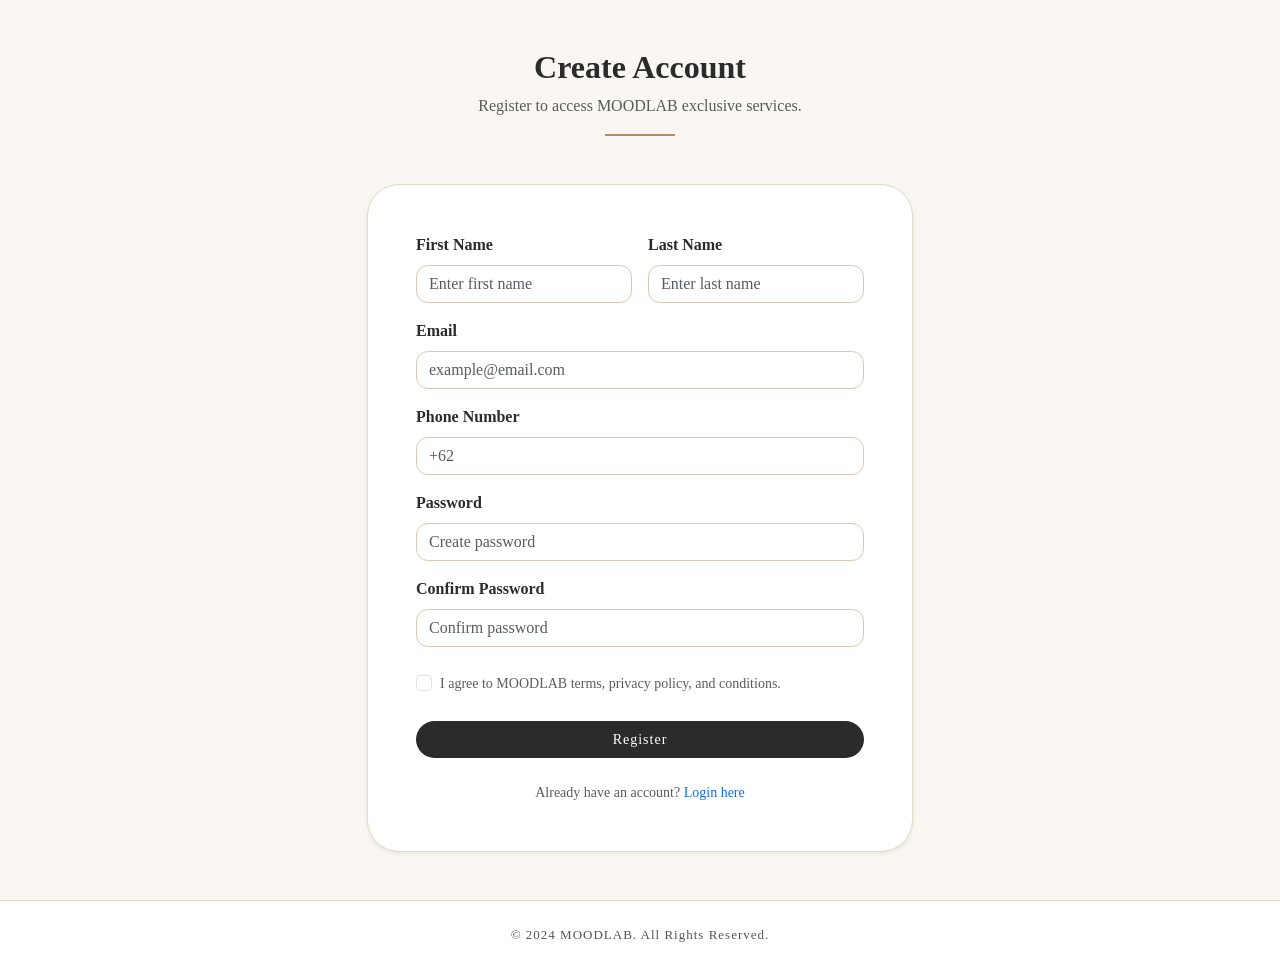
<file: register.html>
<!DOCTYPE html>
<html lang="id">
<head>
  <meta charset="UTF-8">
  <meta name="viewport" content="width=device-width, initial-scale=1.0">
  <title>MOODLAB - Register</title>

  <link href="https://cdn.jsdelivr.net/npm/bootstrap@5.3.3/dist/css/bootstrap.min.css" rel="stylesheet">
  <link rel="stylesheet" href="style.css">
</head>

<body>

  <section class="container my-5">
    <div class="text-center mb-5">
      <h2 class="fw-bold">Create Account</h2>
      <p class="text-muted mb-0">
        Register to access MOODLAB exclusive services.
      </p>
      <div class="about-line mx-auto mt-3"></div>
    </div>

    <div class="row justify-content-center">
      <div class="col-lg-6 col-md-8">
        <div class="checkout-box p-5 rounded-5 shadow-sm">

          <form>

            <div class="row g-3">
              <div class="col-md-6">
                <label class="form-label fw-semibold">First Name</label>
                <input type="text" class="form-control" placeholder="Enter first name" required>
              </div>

              <div class="col-md-6">
                <label class="form-label fw-semibold">Last Name</label>
                <input type="text" class="form-control" placeholder="Enter last name" required>
              </div>
            </div>

            <div class="mt-3">
              <label class="form-label fw-semibold">Email</label>
              <input type="email" class="form-control" placeholder="example@email.com" required>
            </div>

            <div class="mt-3">
              <label class="form-label fw-semibold">Phone Number</label>
              <input type="text" class="form-control" placeholder="+62" required>
            </div>

            <div class="mt-3">
              <label class="form-label fw-semibold">Password</label>
              <input type="password" class="form-control" placeholder="Create password" required>
            </div>

            <div class="mt-3">
              <label class="form-label fw-semibold">Confirm Password</label>
              <input type="password" class="form-control" placeholder="Confirm password" required>
            </div>

            <div class="form-check mt-4">
              <input class="form-check-input" type="checkbox" id="termsCheck" required>
              <label class="form-check-label text-muted small" for="termsCheck">
                I agree to MOODLAB terms, privacy policy, and conditions.
              </label>
            </div>

            <button type="submit" class="btn btn-dark w-100 mt-4 rounded-pill py-2">
              Register
            </button>

            <p class="text-muted small mt-4 text-center mb-0">
              Already have an account?
              <a href="login.html" target="contentFrame" class="text-decoration-none">
                Login here
              </a>
            </p>

          </form>

        </div>
      </div>
    </div>
  </section>

  <footer class="footer-section text-center py-4 mt-5">
    <p class="mb-0">© 2024 MOODLAB. All Rights Reserved.</p>
  </footer>

</body>
</html>
</file>
<file: style.css>
body {
  font-family: "Georgia", serif;
  background-color: #faf7f2;
  margin: 0;
  padding: 0;
  color: #2b2b2b;
}

/* Topbar */
.topbar {
  background-color: #cbb59d;
  color: white;
  font-size: 13px;
  padding: 10px;
  letter-spacing: 1px;
  font-weight: 500;
}

/* Navbar */
.custom-navbar {
  background-color: #ffffff;
}

.brand-text {
  font-size: 22px;
  letter-spacing: 4px;
  color: #7a5c47 !important;
  font-weight: bold;
}

.custom-navbar .nav-link {
  font-size: 14px;
  margin: 0 12px;
  color: #2b2b2b !important;
  font-weight: 500;
  letter-spacing: 1px;
  transition: 0.3s;
}

.custom-navbar .nav-link:hover {
  color: #b08b6e !important;
  text-decoration: underline;
}

.nav-icon {
  font-size: 13px;
  color: #2b2b2b;
  text-decoration: none;
  font-weight: 500;
  letter-spacing: 1px;
}

.nav-icon:hover {
  color: #b08b6e;
  text-decoration: underline;
}

/* iframe */
.content-frame {
  width: 100%;
  height: calc(100vh - 110px);
  border: none;
  background-color: #faf7f2;
}

/* Hero */
.hero-box {
  background: linear-gradient(135deg, #fdfaf6, #f5ede4);
  border: 1px solid #e6d8c8;
}

.hero-title {
  font-size: 40px;
  color: #2b2b2b;
  letter-spacing: 1px;
}

.hero-desc {
  font-size: 15px;
  line-height: 1.9;
  color: #555;
}

.hero-img {
  height: 480px;
  object-fit: cover;
  border: 4px solid #f5ede4;
}

/* Buttons */
.btn-dark {
  background-color: #2b2b2b !important;
  border: none;
  letter-spacing: 1px;
  font-size: 14px;
}

.btn-dark:hover {
  background-color: #7a5c47 !important;
}

.btn-outline-dark {
  border: 1px solid #2b2b2b !important;
  color: #2b2b2b !important;
  letter-spacing: 1px;
  font-size: 14px;
}

.btn-outline-dark:hover {
  background-color: #7a5c47 !important;
  color: white !important;
  border: 1px solid #7a5c47 !important;
}

/* Feature Box */
.feature-box {
  background-color: #ffffff;
  border: 1px solid #e6d8c8;
}

.feature-box h5 {
  color: #7a5c47;
  letter-spacing: 1px;
}

.feature-box p {
  font-size: 14px;
  line-height: 1.8;
}

/* Product Cards (Uniform Grid) */
.product-card {
  background-color: #ffffff;
  overflow: hidden;
  transition: 0.3s ease;
}

.product-card:hover {
  transform: translateY(-6px);
  box-shadow: 0px 10px 25px rgba(0, 0, 0, 0.08);
}

.product-img {
  width: 100%;
  height: 250px;
  object-fit: contain;
  background-color: #faf7f2;
  padding: 15px;
  border-bottom: 1px solid #eee;
}

.product-card h5 {
  color: #2b2b2b;
}

.product-subtitle {
  margin-bottom: 8px;
}

.product-desc {
  display: -webkit-box;
  -webkit-line-clamp: 4;
  -webkit-box-orient: vertical;
  overflow: hidden;
  line-height: 1.6;
  min-height: 110px;
  font-size: 14px;
  color: #666;
}

/* Contact Form */
.contact-form {
  border: 1px solid #e6d8c8;
  background-color: #ffffff;
}

.form-control {
  border-radius: 12px;
  border: 1px solid #d9c8b5;
}

.form-control:focus {
  border-color: #b08b6e;
  box-shadow: 0 0 0 0.2rem rgba(176, 139, 110, 0.25);
}

/* Footer */
.footer-section {
  background-color: #ffffff;
  border-top: 1px solid #e6d8c8;
  font-size: 13px;
  color: #555;
  font-weight: 500;
  letter-spacing: 1px;
}

/* About Page */
.about-section {
  max-width: 1200px;
}

.about-title {
  letter-spacing: 1px;
  font-size: 42px;
}

.about-subtitle {
  font-size: 15px;
  letter-spacing: 0.5px;
}

.about-line {
  width: 70px;
  height: 2px;
  background-color: #b08b6e;
}

.about-heading {
  font-size: 22px;
  margin-bottom: 12px;
}

.about-text {
  font-size: 15px;
  line-height: 1.9;
}

.section-divider {
  margin: 28px 0;
  border-top: 1px solid #e6d8c8;
}

.about-list li {
  margin-bottom: 10px;
}

/* Portrait Image Styling */
.about-image-wrapper {
  position: sticky;
  top: 110px;
}

.about-portrait {
  width: 100%;
  height: 820px;
  object-fit: cover;
  border-radius: 30px;
  border: 1px solid #e6d8c8;
}

/* Sustainability Exclusive Section */
.sustain-exclusive {
  background: linear-gradient(135deg, #fdfaf6, #f5ede4);
  border: 1px solid #e6d8c8;
}

.sustain-title {
  font-size: 34px;
  letter-spacing: 1px;
  color: #2b2b2b;
}

.sustain-desc {
  font-size: 15px;
  line-height: 1.9;
}

.sustain-divider {
  border-top: 1px solid #e6d8c8;
  width: 80%;
}

.sustain-point h6 {
  letter-spacing: 0.8px;
  color: #7a5c47;
}

.sustain-img {
  width: 100%;
  height: 520px;
  object-fit: cover;
  border-radius: 30px;
  border: 1px solid #e6d8c8;
}

/* Checkout Page */
.checkout-box {
  background-color: #ffffff;
  border: 1px solid #e6d8c8;
}

.checkout-summary {
  background: linear-gradient(135deg, #fdfaf6, #f5ede4);
  border: 1px solid #e6d8c8;
}

/* Bag Page */
.bag-img {
  width: 85px;
  height: 85px;
  object-fit: contain;
  border: 1px solid #e6d8c8;
  border-radius: 16px;
  padding: 8px;
  background-color: #faf7f2;
}

.bag-qty {
  width: 70px;
  border-radius: 12px;
  border: 1px solid #d9c8b5;
}

/* Responsive Fix */
@media (max-width: 768px) {
  .hero-img {
    height: auto;
    object-fit: contain;
  }

  .sustain-img {
    height: auto !important;
    object-fit: contain !important;
  }

  .about-portrait {
    height: auto;
  }
}

/* Luxury Product Price */
.product-price {
  font-size: 15px;
  font-weight: 600;
  letter-spacing: 0.6px;
  color: #7a5c47;
  margin-bottom: 10px;
}
</file>
